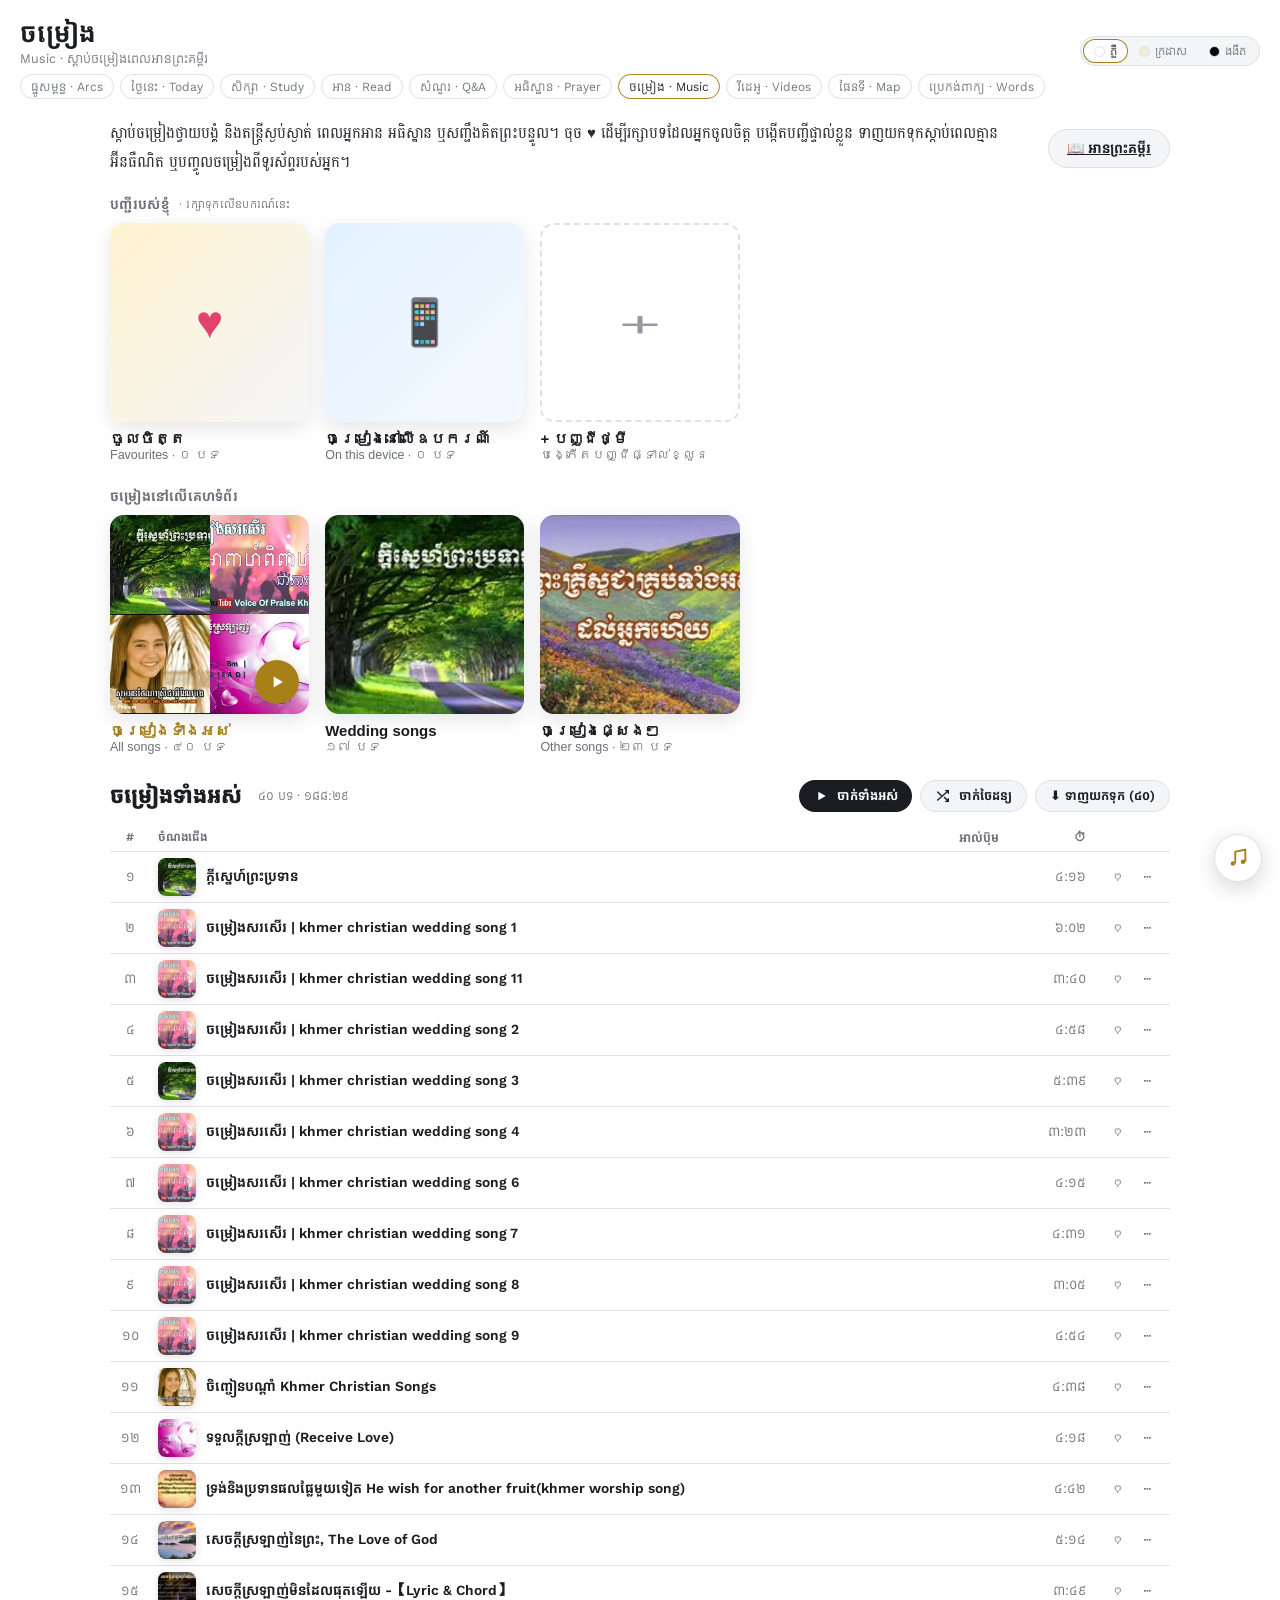
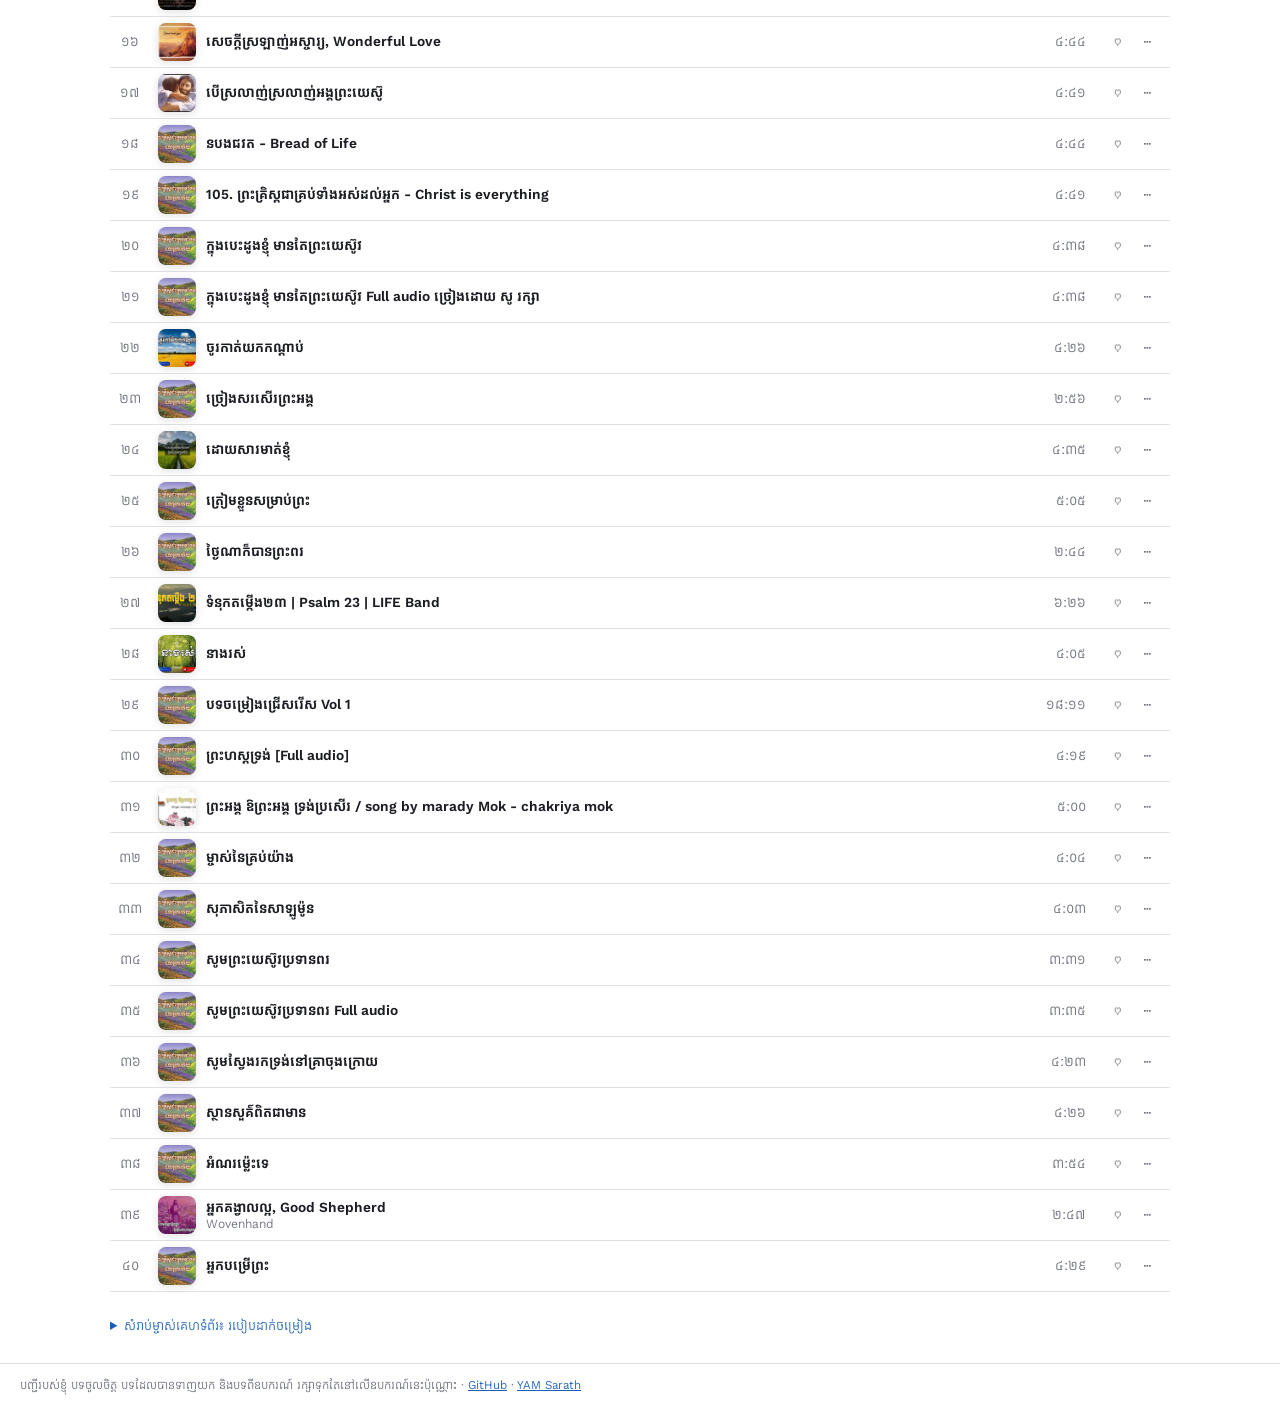
<file: music.html>
<!doctype html>
<html lang="km">
<head>
<meta charset="utf-8">
<meta name="viewport" content="width=device-width, initial-scale=1">
<title>ចម្រៀង — Khmer Bible Music</title>
<meta name="description" content="Worship songs and music to listen to while you read the Khmer Bible (ពគប 1954).">
<script>try{document.documentElement.dataset.theme=localStorage.getItem("kb-theme")||"light"}catch(e){document.documentElement.dataset.theme="light"}</script>
<link rel="icon" href="assets/icon.svg" type="image/svg+xml">
<link rel="manifest" href="manifest.json">
<link rel="apple-touch-icon" href="assets/apple-touch-icon.png">
<meta name="theme-color" content="#ffffff">
<link rel="preconnect" href="https://fonts.googleapis.com">
<link rel="preconnect" href="https://fonts.gstatic.com" crossorigin>
<link href="https://fonts.googleapis.com/css2?family=Kantumruy+Pro:wght@300;400;600&family=Battambang:wght@400;700&display=swap" rel="stylesheet">
<link rel="stylesheet" href="style.css">
<link rel="stylesheet" href="music.css">
<style>
.mmain{max-width:1100px;margin:0 auto;padding:6px 20px 30px;display:block}
.mhero{display:flex;flex-wrap:wrap;align-items:center;gap:12px 20px;margin:6px 0 18px}
.mhero p{flex:1 1 360px;margin:0;font:15px/1.95 var(--verse);color:var(--vtext)}
.mhero .acts{display:flex;gap:8px;flex-wrap:wrap}
.mbtn{display:inline-flex;align-items:center;gap:8px;background:var(--btn);color:var(--btn-text);border:0;border-radius:999px;padding:10px 18px;font:600 14px var(--km);cursor:pointer}
.mbtn.ghost{background:var(--panel);color:var(--text);border:1px solid var(--line)}
.mbtn svg{width:16px;height:16px;fill:currentColor}
.plgrid{display:grid;grid-template-columns:repeat(auto-fill,minmax(170px,1fr));gap:16px;margin-bottom:26px}
.plc{background:none;border:0;padding:0;text-align:left;cursor:pointer;color:var(--text)}
.plc .art{position:relative;aspect-ratio:1;border-radius:14px;overflow:hidden;background:linear-gradient(135deg,var(--vsel),var(--panel));display:grid;place-items:center;box-shadow:0 6px 20px rgba(0,0,0,.1);transition:transform .15s,box-shadow .15s}
.plc .art img{width:100%;height:100%;object-fit:cover}
.plc .art .ph{font-size:46px;color:var(--accent);opacity:.7}
.plc:hover .art{transform:translateY(-3px);box-shadow:0 12px 28px rgba(0,0,0,.16)}
.plc .go{position:absolute;right:10px;bottom:10px;width:44px;height:44px;border-radius:50%;background:var(--accent);color:#fff;display:grid;place-items:center;opacity:0;transform:translateY(6px);transition:.15s;box-shadow:0 6px 16px rgba(0,0,0,.25)}
.plc .go svg{width:20px;height:20px;fill:currentColor}
.plc:hover .go,.plc.on .go{opacity:1;transform:none}
.plc b{display:block;margin-top:8px;font-size:15px;font-weight:600}
.plc small{color:var(--muted);font-size:12.5px}
.plc.on b{color:var(--accent)}
.tracks h2{font-size:20px;margin:0 0 4px}
.tracks .sub{color:var(--muted);font-size:13px;margin-bottom:10px}
.tt{width:100%;border-collapse:collapse;font-size:14px}
.tt th{text-align:left;font-weight:600;font-size:12px;color:var(--muted);border-bottom:1px solid var(--line);padding:6px 8px}
.tt td{padding:6px 8px;border-bottom:1px solid var(--line);vertical-align:middle}
.tt tr{cursor:pointer}
.tt tbody tr:hover{background:var(--hover)}
.tt tr.cur{background:var(--vsel)}
.tt tr.cur .tn b{color:var(--accent)}
.tt .num{width:36px;text-align:center;color:var(--muted);font-variant-numeric:tabular-nums}
.tt .tn{display:flex;align-items:center;gap:10px}
.tt .tn span{display:flex;flex-direction:column}
.tt .tn b{font-weight:600}
.tt .tn small,.tt .al{color:var(--muted);font-size:12.5px}
.tt .d{text-align:right;color:var(--muted);font-variant-numeric:tabular-nums;width:60px}
.tt .ly{font-size:11px;border:1px solid var(--line);border-radius:999px;padding:0 6px;color:var(--muted);margin-left:6px}
.empty{border:2px dashed var(--line);border-radius:16px;padding:24px 22px;font-size:14px;line-height:2}
.empty code{background:var(--panel);padding:1px 6px;border-radius:5px;font-size:12.5px}
.sect{font-size:14px;color:var(--muted);font-weight:600;letter-spacing:.3px;margin:4px 0 10px;display:flex;align-items:center;gap:10px}
.sect small{font-weight:400}
.plc.mine .art{background:linear-gradient(135deg,#fde2ea,#fff3f6)}
:root[data-theme="dark"] .plc.mine .art{background:linear-gradient(135deg,#3a1520,#1a0c10)}
.plc.fav .art .ph{color:#e0245e;opacity:.85}
.plc.local .art{background:linear-gradient(135deg,#e3f1ff,#f4f9ff)}
:root[data-theme="dark"] .plc.local .art{background:linear-gradient(135deg,#0e2236,#0a1520)}
.plc.new .art{background:none;border:2px dashed var(--line);box-shadow:none}
.plc.new .art .ph{font-size:40px;color:var(--muted)}
.plc .mosaic{display:grid;grid-template-columns:1fr 1fr;width:100%;height:100%}
.plc .mosaic img{width:100%;height:100%;object-fit:cover}
.lhead{display:flex;flex-wrap:wrap;align-items:center;gap:10px 16px;margin-bottom:12px}
.lhead h2{margin:0;font-size:22px}
.lhead .sub{margin:0}
.lhead .acts{display:flex;gap:8px;flex-wrap:wrap;margin-left:auto}
.lhead input{background:var(--panel);color:var(--text);border:1px solid var(--accent);border-radius:10px;padding:8px 12px;font:600 18px var(--km)}
.mbtn.sm{padding:7px 14px;font-size:13px}
.mbtn.warn{background:#c62f3c;color:#fff}
.tt td.act{width:76px;text-align:right;white-space:nowrap}
.tt td.act .kbm-b{display:inline-grid}
.tt .bdg{margin-left:6px}
.note2{font-size:13px;color:var(--muted);line-height:1.9;margin:0 0 12px}
details.owner{margin-top:26px;font-size:13px;color:var(--muted)}
details.owner summary{cursor:pointer;color:var(--link)}
details.owner .empty{margin-top:10px}
.offline-tip{display:none;border:1px solid var(--accent);background:var(--vsel);border-radius:12px;padding:10px 14px;font-size:13.5px;margin:0 0 16px}
body.offline .offline-tip{display:block}
@media (max-width:700px){.lhead .acts{margin-left:0}.mmain{padding:4px 12px 24px}.plgrid{grid-template-columns:repeat(2,minmax(0,1fr));gap:12px}.tt .al,.tt th.al{display:none}}
</style>
</head>
<body data-page="music">
<header>
  <div class="title">
    <h1>ចម្រៀង</h1>
    <p>Music · ស្ដាប់ចម្រៀងពេលអានព្រះគម្ពីរ</p>
    <nav><a href="./">ធ្នូសម្ពន្ធ<span class="en"> · Arcs</span></a><a href="today.html">ថ្ងៃនេះ<span class="en"> · Today</span></a><a href="study.html">សិក្សា<span class="en"> · Study</span></a><a href="read.html">អាន<span class="en"> · Read</span></a><a href="qa.html">សំណួរ<span class="en"> · Q&amp;A</span></a><a href="prayer.html">អធិស្ឋាន<span class="en"> · Prayer</span></a><a class="on" href="music.html">ចម្រៀង<span class="en"> · Music</span></a><a href="videos.html">វីដេអូ<span class="en"> · Videos</span></a><a href="maps.html">ផែនទី<span class="en"> · Map</span></a><a href="words.html">ប្រេកង់ពាក្យ<span class="en"> · Words</span></a></nav>
  </div>
  <div class="hdr-right"></div>
</header>

<main class="mmain">
  <p class="offline-tip">📴 គ្មានអ៊ីនធឺណិត — អ្នកអាចស្ដាប់បទដែលបានទាញយក (⬇) និងបទនៅលើឧបករណ៍ (📱) បាន។</p>
  <section class="mhero">
    <p>ស្ដាប់ចម្រៀងថ្វាយបង្គំ និងតន្ត្រីស្ងប់ស្ងាត់ ពេលអ្នកអាន អធិស្ឋាន ឬសញ្ជឹងគិតព្រះបន្ទូល។ ចុច ♥ ដើម្បីរក្សាបទដែលអ្នកចូលចិត្ត បង្កើតបញ្ជីផ្ទាល់ខ្លួន ទាញយកទុកស្ដាប់ពេលគ្មានអ៊ីនធឺណិត ឬបញ្ចូលចម្រៀងពីទូរស័ព្ទរបស់អ្នក។</p>
    <div class="acts"><a class="mbtn ghost" href="read.html">📖 អានព្រះគម្ពីរ</a></div>
  </section>
  <div class="sect">បញ្ជីរបស់ខ្ញុំ <small>· រក្សាទុកលើឧបករណ៍នេះ</small></div>
  <div id="mine" class="plgrid"></div>
  <div class="sect" id="siteSect">ចម្រៀងនៅលើគេហទំព័រ</div>
  <div id="pls" class="plgrid"></div>
  <section id="tracks" class="tracks"></section>
  <details class="owner"><summary>សំរាប់ម្ចាស់គេហទំព័រ៖ របៀបដាក់ចម្រៀង</summary><div class="empty">
    ១. ដាក់ឯកសារ <code>.mp3</code> ក្នុងថត <code>music/</code> (ថតរងនីមួយៗ = បញ្ជីចាក់មួយ ឧ. <code>music/worship/</code>)<br>
    ២. នៅលើ GitHub បញ្ជី <code>music/playlist.json</code> នឹងបង្កើតដោយស្វ័យប្រវត្តិ (ឬដំណើរការ <code>python3 scripts/build_playlist.py</code>)<br>
    មើលការណែនាំពេញលេញក្នុង <code>music/README.md</code>។ សូមដាក់តែចម្រៀងដែលអ្នកមានសិទ្ធិចែកចាយ។</div></details>
</main>

<footer>
  បញ្ជីរបស់ខ្ញុំ បទចូលចិត្ត បទដែលបានទាញយក និងបទពីឧបករណ៍ រក្សាទុកតែនៅលើឧបករណ៍នេះប៉ុណ្ណោះ ·
  <a href="https://github.com/khgeo/Khmer_Bible" target="_blank" rel="noopener">GitHub</a> ·
  <a href="https://github.com/khgeo" target="_blank" rel="noopener">YAM Sarath</a>
</footer>
<script src="common.js"></script>
<script src="music.js"></script>
<script>
(async function () {
  const IC = {
    play: '<svg viewBox="0 0 24 24"><path d="M8 5.5v13l11-6.5z"/></svg>',
    shuf: '<svg viewBox="0 0 24 24"><path d="M16 4h4v4M4 18 20 4M20 16v4h-4M14 14l6 6M4 6l5 5" fill="none" stroke="currentColor" stroke-width="2" stroke-linecap="round"/></svg>',
  };
  const UI = { sel: null, rename: false, confirm: false };
  const sync = () => document.body.classList.toggle('offline', navigator.onLine === false);
  addEventListener('online', sync); addEventListener('offline', sync); sync();
  await Music.ready;
  const L = () => Music.lists();
  if (!UI.sel) { const st = Music.state.pl; UI.sel = L().some(l => l.id === st) ? st : (Music.all.length ? '__all' : '__local'); }
  const art = l => {
    if (l.kind === 'new') return '<span class="ph">＋</span>';
    if (l.kind === 'fav') return '<span class="ph">♥</span>';
    if (l.kind === 'local' && !l.tracks.some(t => t.c)) return '<span class="ph">📱</span>';
    const cs = [...new Set(l.tracks.map(t => t.c || (Music.playlists.find(p => p.tracks.includes(t)) || {}).c).filter(Boolean))];
    if (l.c) return `<img src="${encodeURI(l.c)}" alt="" loading="lazy">`;
    if (cs.length >= 4) return `<span class="mosaic">${cs.slice(0, 4).map(c => `<img src="${c.startsWith('blob:') ? c : encodeURI(c)}" alt="">`).join('')}</span>`;
    if (cs.length) return `<img src="${cs[0].startsWith('blob:') ? cs[0] : encodeURI(cs[0])}" alt="" loading="lazy">`;
    return `<span class="ph">${l.kind === 'mine' ? '♫' : '♫'}</span>`;
  };
  const card = l => `<button class="plc ${l.kind}${l.id === UI.sel ? ' on' : ''}" data-id="${esc(l.id)}" type="button"><span class="art">${art(l)}${l.tracks && l.tracks.length ? `<span class="go" data-play="${esc(l.id)}">${IC.play}</span>` : ''}</span>
    <b>${esc(l.km)}</b><small>${l.kind === 'new' ? 'បង្កើតបញ្ជីផ្ទាល់ខ្លួន' : (l.en && l.en !== l.km ? esc(l.en) + ' · ' : '') + kmNum(l.tracks.length) + ' បទ'}</small></button>`;
  function drawCards() {
    const all = L(), mine = all.filter(l => ['fav', 'mine', 'local', 'off'].includes(l.kind));
    $('#mine').innerHTML = mine.map(card).join('') + card({ id: '__new', kind: 'new', km: '+ បញ្ជីថ្មី', tracks: [] });
    const site = all.filter(l => l.kind === 'all' || l.kind === 'site');
    $('#siteSect').hidden = !Music.site.length; $('#pls').hidden = !Music.site.length;
    $('#pls').innerHTML = Music.site.length ? site.map(card).join('') : '';
  }
  function drawTracks() {
    const l = L().find(x => x.id === UI.sel) || L()[0], st = Music.state;
    if (!l) return;
    const total = l.tracks.reduce((a, t) => a + (t.d || 0), 0), site = l.tracks.filter(t => !t.local), need = site.filter(t => !Music.isOffline(t.id) && Music.progressOf(t.id) == null);
    const mine = l.kind === 'mine' || l.kind === 'fav';
    const title = UI.rename ? `<input id="rn" value="${esc(l.km)}"><button class="mbtn sm" id="rnOk" type="button">រក្សាទុក</button>` : `<h2>${l.kind === 'fav' ? '♥ ' : ''}${esc(l.km)}</h2>`;
    let acts = '';
    if (l.tracks.length) acts += `<button class="mbtn sm" data-act="play" type="button">${IC.play}ចាក់ទាំងអស់</button><button class="mbtn sm ghost" data-act="shuf" type="button">${IC.shuf}ចាក់ចៃដន្យ</button>`;
    if (need.length) acts += `<button class="mbtn sm ghost" data-act="dl" type="button">⬇ ទាញយកទុក (${kmNum(need.length)})</button>`;
    if (l.kind === 'local') acts += `<button class="mbtn sm" data-act="import" type="button">＋ បញ្ចូលពីឧបករណ៍</button>`;
    if (l.kind === 'mine' && !UI.rename) acts += `<button class="mbtn sm ghost" data-act="rename" type="button">✎ ប្ដូរឈ្មោះ</button><button class="mbtn sm ${UI.confirm ? 'warn' : 'ghost'}" data-act="del" type="button">${UI.confirm ? 'ចុចម្ដងទៀតដើម្បីលុប' : '🗑 លុបបញ្ជី'}</button>`;
    const notes = { fav: 'ចុច ♥ លើបទណាមួយ (នៅទីនេះ ឬលើរបារចម្រៀង) ដើម្បីបញ្ចូលក្នុងបញ្ជីនេះ។', mine: 'ចុច ⋯ លើបទណាមួយ → «បញ្ចូលក្នុងបញ្ជី…» ដើម្បីបន្ថែមបទ។ ប្ដូរលំដាប់ដោយ ⋯ → «ផ្លាស់ទីឡើង/ចុះ»។',
      local: 'ចម្រៀងពីទូរស័ព្ទ ឬកុំព្យូទ័ររបស់អ្នក ត្រូវបានរក្សាទុកតែនៅលើឧបករណ៍នេះ — ស្ដាប់បានពេលគ្មានអ៊ីនធឺណិត ហើយមិនត្រូវបានបញ្ជូនទៅណាឡើយ។ <span id="stor"></span>',
      off: 'បទដែលបានទាញយក ស្ដាប់បានទោះគ្មានអ៊ីនធឺណិត។ <span id="stor"></span>' };
    $('#tracks').innerHTML = `<div class="lhead">${title}<div class="sub">${kmNum(l.tracks.length)} បទ${total ? ' · ' + Music.fmt(total) : ''}</div><div class="acts">${acts}</div></div>
      ${notes[l.kind] && (!l.tracks.length || l.kind === 'local' || l.kind === 'off') ? `<p class="note2">${notes[l.kind]}</p>` : ''}
      ${l.tracks.length ? `<table class="tt"><thead><tr><th class="num">#</th><th>ចំណងជើង</th><th class="al">អាល់ប៊ុម</th><th class="d">⏱</th><th></th></tr></thead><tbody>
      ${l.tracks.map((t, i) => { const fav = Music.isFav(t.id); return `<tr class="${t.id === st.id ? 'cur' : ''}" data-tr="${esc(t.id)}"><td class="num">${t.id === st.id && Music.playing ? Music.eq() : kmNum(i + 1)}</td>
        <td><div class="tn">${Music.coverHTML(t, 'sm')}<span><b>${esc(t.t)}${t.lyr ? '<i class="ly">ទំនុក</i>' : ''}</b><small>${Music.badge(t)}${esc(t.a || '')}</small></span></div></td>
        <td class="al">${esc(t.al || '')}</td><td class="d">${t.d ? Music.fmt(t.d) : ''}</td>
        <td class="act"><span><button type="button" class="kbm-b sm kbm-heart${fav ? ' on' : ''}" data-fav="${esc(t.id)}" title="ចូលចិត្ត">${fav ? '♥' : '♡'}</button><button type="button" class="kbm-b sm" data-more="${esc(t.id)}" title="ជម្រើស">⋯</button></span></td></tr>`; }).join('')}</tbody></table>` : ''}`;
    const sEl = $('#stor'); if (sEl) Music.storage().then(s => { sEl.textContent = s.quota ? `ប្រើ ${Music.mb(s.used)} ក្នុងចំណោម ${Music.mb(s.quota)}` : ''; });
    const rn = $('#rn'); if (rn) { rn.focus(); rn.select(); rn.onkeydown = e => { if (e.key === 'Enter') $('#rnOk').click(); }; $('#rnOk').onclick = () => { Music.my.rename(l.id, rn.value); UI.rename = false; draw(); }; }
  }
  function draw() { drawCards(); drawTracks(); }
  draw();
  document.querySelector('main').addEventListener('click', async e => {
    const c = e.target.closest('.plc');
    if (c) {
      if (c.dataset.id === '__new') {
        const kbmName = 'បញ្ជីថ្មី ' + kmNum(Music.my.lists().length);
        UI.sel = Music.my.create(kbmName); UI.rename = true; UI.confirm = false; draw(); return;
      }
      if (e.target.closest('[data-play]')) Music.playList(c.dataset.id, false);
      UI.sel = c.dataset.id; UI.rename = false; UI.confirm = false; draw();
      if (innerWidth < 700) $('#tracks').scrollIntoView({ behavior: 'smooth', block: 'start' });
      return;
    }
    const fav = e.target.closest('[data-fav]'); if (fav) { Music.toggleFav(fav.dataset.fav); return; }
    const more = e.target.closest('[data-more]'); if (more) { const l = L().find(x => x.id === UI.sel); Music.menu(more.dataset.more, more, l && (l.kind === 'mine' || l.kind === 'fav') ? l.id : ''); return; }
    const act = e.target.closest('[data-act]');
    if (act) {
      const a = act.dataset.act, l = L().find(x => x.id === UI.sel);
      if (a === 'play') Music.playList(l.id, false);
      else if (a === 'shuf') Music.playList(l.id, true);
      else if (a === 'dl') Music.downloadMany(l.tracks.filter(t => !t.local).map(t => t.id));
      else if (a === 'import') { const n = await Music.pickFiles(); if (n) { UI.sel = '__local'; draw(); } }
      else if (a === 'rename') { UI.rename = true; drawTracks(); }
      else if (a === 'del') { if (UI.confirm) { Music.my.remove(l.id); UI.sel = '__all'; UI.confirm = false; Music.toast('បានលុបបញ្ជី'); } else UI.confirm = true; draw(); }
      return;
    }
    const r = e.target.closest('tr[data-tr]'); if (r) Music.playTrack(r.dataset.tr, UI.sel);
  });
  let t = 0; Music.on(() => { clearTimeout(t); t = setTimeout(() => { if (!document.activeElement || document.activeElement.id !== 'rn') draw(); }, 60); });
})();
</script>
<script data-goatcounter="https://khgeo.goatcounter.com/count" async src="//gc.zgo.at/count.js"></script>
</body>
</html>
</file>
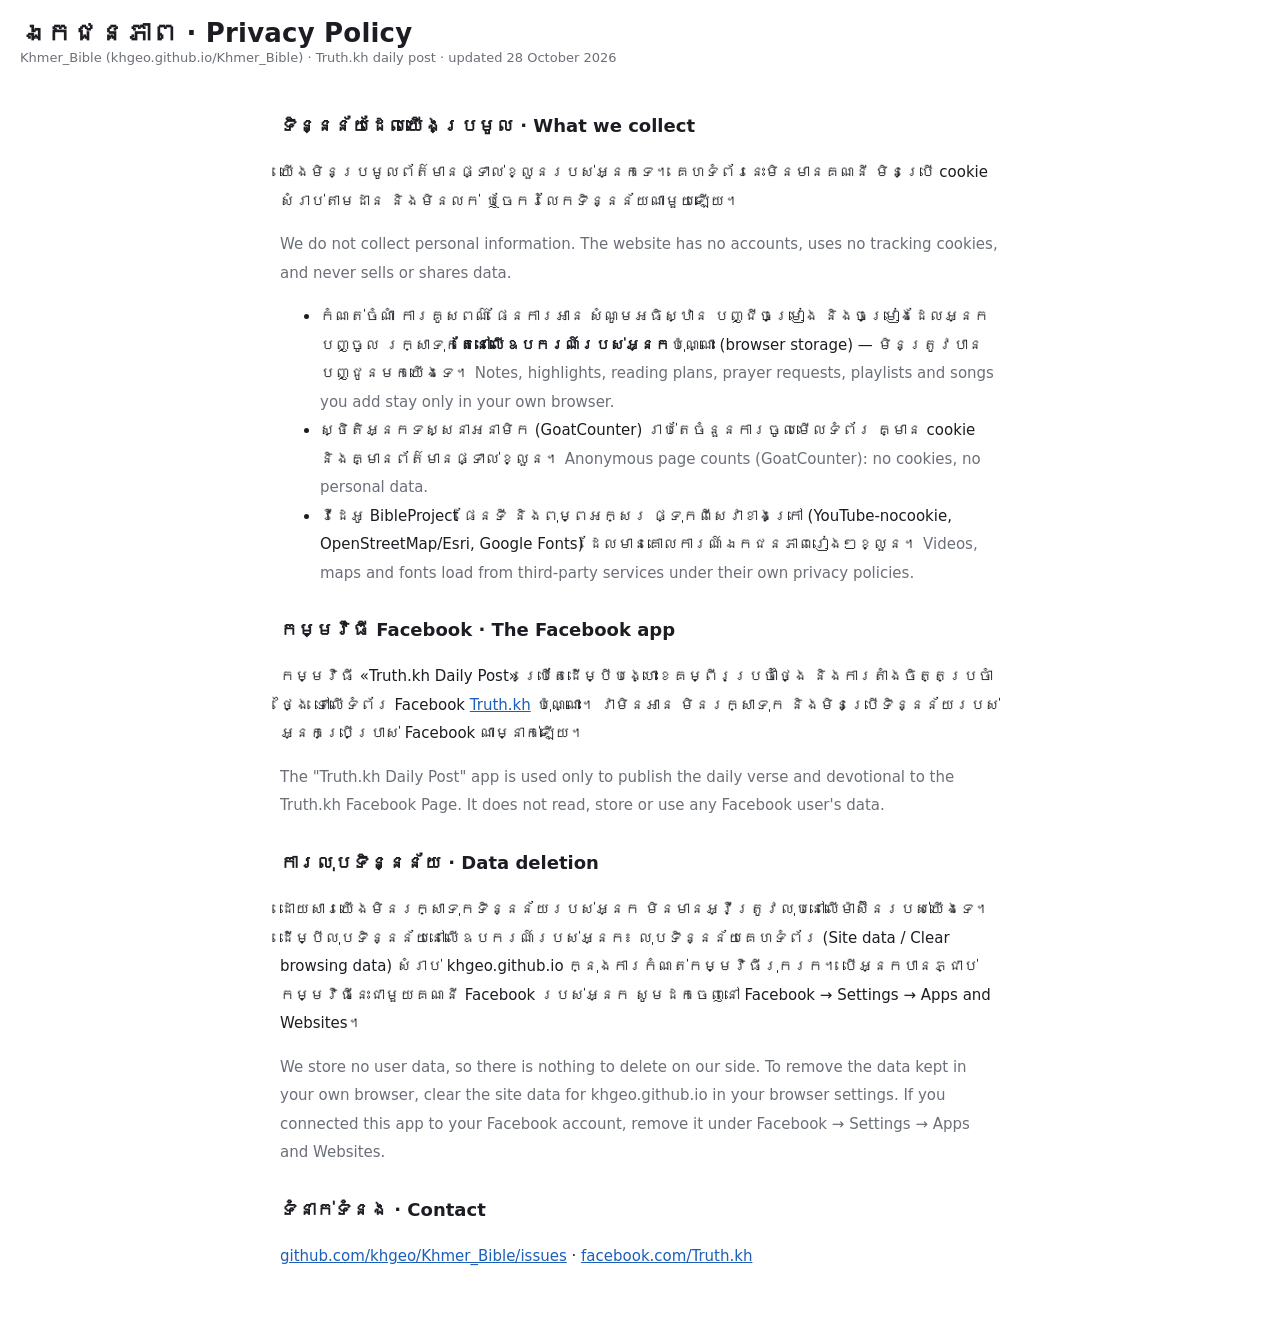
<file: privacy.html>
<!doctype html>
<html lang="km">
<head>
<meta charset="utf-8">
<meta name="viewport" content="width=device-width, initial-scale=1">
<title>ឯកជនភាព — Privacy Policy · Khmer Bible</title>
<meta name="description" content="Privacy policy and data deletion instructions for the Khmer_Bible website and its Truth.kh daily-post app.">
<link rel="icon" href="assets/icon.svg" type="image/svg+xml">
<link rel="stylesheet" href="style.css">
<style>main{max-width:760px;margin:0 auto;padding:10px 20px 40px;display:block;line-height:1.9}h2{font-size:18px;margin:26px 0 6px}p,li{font-size:15px}.en{color:var(--muted)}</style>
</head>
<body>
<header><div class="title"><h1>ឯកជនភាព · Privacy Policy</h1><p>Khmer_Bible (khgeo.github.io/Khmer_Bible) · Truth.kh daily post · updated 28 October 2026</p></div></header>
<main>
<h2>ទិន្នន័យដែលយើងប្រមូល · What we collect</h2>
<p>យើងមិនប្រមូលព័ត៌មានផ្ទាល់ខ្លួនរបស់អ្នកទេ។ គេហទំព័រនេះមិនមានគណនី មិនប្រើ cookie សំរាប់តាមដាន និងមិនលក់ ឬចែករំលែកទិន្នន័យណាមួយឡើយ។</p>
<p class="en">We do not collect personal information. The website has no accounts, uses no tracking cookies, and never sells or shares data.</p>
<ul>
<li>កំណត់ចំណាំ ការគូសពណ៌ ផែនការអាន សំណូមអធិស្ឋាន បញ្ជីចម្រៀង និងចម្រៀងដែលអ្នកបញ្ចូល រក្សាទុក<b>តែនៅលើឧបករណ៍របស់អ្នក</b>ប៉ុណ្ណោះ (browser storage) — មិនត្រូវបានបញ្ជូនមកយើងទេ។ <span class="en">Notes, highlights, reading plans, prayer requests, playlists and songs you add stay only in your own browser.</span></li>
<li>ស្ថិតិអ្នកទស្សនាអនាមិក (GoatCounter) រាប់តែចំនួនការចូលមើលទំព័រ គ្មាន cookie និងគ្មានព័ត៌មានផ្ទាល់ខ្លួន។ <span class="en">Anonymous page counts (GoatCounter): no cookies, no personal data.</span></li>
<li>វីដេអូ BibleProject ផែនទី និងពុម្ពអក្សរ ផ្ទុកពីសេវាខាងក្រៅ (YouTube-nocookie, OpenStreetMap/Esri, Google Fonts) ដែលមានគោលការណ៍ឯកជនភាពរៀងៗខ្លួន។ <span class="en">Videos, maps and fonts load from third-party services under their own privacy policies.</span></li>
</ul>
<h2>កម្មវិធី Facebook · The Facebook app</h2>
<p>កម្មវិធី «Truth.kh Daily Post» ប្រើតែដើម្បីបង្ហោះខគម្ពីរប្រចាំថ្ងៃ និងការតាំងចិត្តប្រចាំថ្ងៃ ទៅលើទំព័រ Facebook <a href="https://www.facebook.com/Truth.kh" target="_blank" rel="noopener">Truth.kh</a> ប៉ុណ្ណោះ។ វាមិនអាន មិនរក្សាទុក និងមិនប្រើទិន្នន័យរបស់អ្នកប្រើប្រាស់ Facebook ណាម្នាក់ឡើយ។</p>
<p class="en">The "Truth.kh Daily Post" app is used only to publish the daily verse and devotional to the Truth.kh Facebook Page. It does not read, store or use any Facebook user's data.</p>
<h2>ការលុបទិន្នន័យ · Data deletion</h2>
<p>ដោយសារយើងមិនរក្សាទុកទិន្នន័យរបស់អ្នក មិនមានអ្វីត្រូវលុបនៅលើម៉ាស៊ីនរបស់យើងទេ។ ដើម្បីលុបទិន្នន័យនៅលើឧបករណ៍របស់អ្នក៖ លុបទិន្នន័យគេហទំព័រ (Site data / Clear browsing data) សំរាប់ khgeo.github.io ក្នុងការកំណត់កម្មវិធីរុករក។ បើអ្នកបានភ្ជាប់កម្មវិធីនេះជាមួយគណនី Facebook របស់អ្នក សូមដកចេញនៅ Facebook → Settings → Apps and Websites។</p>
<p class="en">We store no user data, so there is nothing to delete on our side. To remove the data kept in your own browser, clear the site data for khgeo.github.io in your browser settings. If you connected this app to your Facebook account, remove it under Facebook → Settings → Apps and Websites.</p>
<h2>ទំនាក់ទំនង · Contact</h2>
<p><a href="https://github.com/khgeo/Khmer_Bible/issues" target="_blank" rel="noopener">github.com/khgeo/Khmer_Bible/issues</a> · <a href="https://www.facebook.com/Truth.kh" target="_blank" rel="noopener">facebook.com/Truth.kh</a></p>
</main>
</body>
</html>
</file>
<file: style.css>
:root{
  --km:"Kantumruy Pro","Battambang",system-ui,sans-serif;
  --verse:"Battambang","Kantumruy Pro",serif;
}
/* light is the default theme */
:root[data-theme="dark"]{
  --bg:#050507; --panel:#0e0f14; --line:#22242d; --text:#e8e6df; --muted:#8d8b84;
  --accent:#e7c86a; --link:#9fd3ff;
  --tip:rgba(14,15,20,.96); --hover:#14161d; --vtext:#d8d5cc; --vsel:#1c1a10;
  --input:#fff; --input-text:#111; --btn:#111; --btn-text:#fff; --meter:#222; --zero:#2a2a2a;
  /* canvas colours (read by JS) */
  --cv-blend:lighter; --cv-alpha:1; --cv-dark:1; --cv-axis:#3b6fd6; --cv-bar1:#d8d8d8; --cv-bar2:#8a8a8a;
  --cv-label:#8d8b84; --cv-hover:rgba(255,255,255,.55); --cv-sel:rgba(231,200,106,.55);
  --hit-ot:#ffe28a; --hit-nt:#ffb08f; --ot-bg:#1b170b; --nt-bg:#1d0f0a;
  color-scheme:dark;
}
:root,:root[data-theme="light"]{
  --bg:#ffffff; --panel:#f4f5f7; --line:#dfe1e6; --text:#1b1d22; --muted:#6b6f78;
  --accent:#a8801a; --link:#1b5fb8;
  --tip:rgba(255,255,255,.98); --hover:#f1f3f6; --vtext:#2b2d33; --vsel:#fff3cf;
  --input:#fff; --input-text:#111; --btn:#1b1d22; --btn-text:#fff; --meter:#e4e6ea; --zero:#e3e5e9;
  --cv-blend:source-over; --cv-alpha:2.6; --cv-dark:.78; --cv-axis:#3b6fd6; --cv-bar1:#9aa0aa; --cv-bar2:#c9cdd3;
  --cv-label:#6b6f78; --cv-hover:rgba(20,22,28,.55); --cv-sel:rgba(168,128,26,.7);
  --hit-ot:#8a5d00; --hit-nt:#c2370f; --ot-bg:#fbf5e3; --nt-bg:#fcebe4;
  color-scheme:light;
}
:root[data-theme="paper"]{
  --bg:#f3ecdc; --panel:#ebe2cd; --line:#d6caa9; --text:#2e2617; --muted:#7a6c50;
  --accent:#8f5f12; --link:#7a3a14;
  --tip:rgba(250,245,232,.98); --hover:#e9dfc6; --vtext:#3a301e; --vsel:#f6dd9c;
  --input:#fffaf0; --input-text:#2e2617; --btn:#3a2c16; --btn-text:#f6eedb; --meter:#ddd2b6; --zero:#ddd2b6;
  --cv-blend:multiply; --cv-alpha:2.8; --cv-dark:.82; --cv-axis:#7a3a14; --cv-bar1:#8f7f5e; --cv-bar2:#bfb08c;
  --cv-label:#7a6c50; --cv-hover:rgba(46,38,23,.6); --cv-sel:rgba(143,95,18,.75);
  --hit-ot:#7a4c00; --hit-nt:#a8300c; --ot-bg:#efe4c4; --nt-bg:#f1dccd;
  color-scheme:light;
}
*{box-sizing:border-box}
html,body{margin:0;transition:background .25s,color .25s;background:var(--bg);color:var(--text);font-family:var(--km);font-size:15px}
a{color:var(--link)}
.muted{color:var(--muted)}
header{display:flex;flex-wrap:wrap;gap:12px 24px;align-items:flex-end;justify-content:space-between;padding:18px 20px 8px;position:sticky;top:0;z-index:1100;background:var(--bg);transition:background .25s,box-shadow .2s}
h1{margin:0;font-weight:600;font-size:26px;letter-spacing:.2px}
.title p{margin:2px 0 0;color:var(--muted);font-size:13px}
#search{display:flex;gap:6px}
#search input{width:min(320px,62vw);background:var(--panel);border:1px solid var(--line);color:var(--text);padding:8px 10px;border-radius:8px;font:inherit}
#search button,select{background:var(--panel);border:1px solid var(--line);color:var(--text);padding:8px 12px;border-radius:8px;font:inherit;cursor:pointer}
#search button:hover{border-color:var(--accent)}
.controls{display:flex;flex-wrap:wrap;gap:10px 22px;align-items:center;padding:4px 20px 10px;font-size:13px;color:var(--muted)}
.controls label{display:flex;gap:8px;align-items:center}
.controls b{color:var(--accent);min-width:2ch}
.range input{width:140px;accent-color:var(--accent)}
.chk input{accent-color:var(--accent)}
main{display:grid;grid-template-columns:minmax(0,1fr) 380px;gap:0;min-height:60vh}
#stage{position:relative;padding:0 10px 0 20px;min-width:0;overflow:hidden}
#stage canvas{display:block;width:100%}
#overlay{position:absolute;left:20px;top:0;cursor:crosshair}
#tip{position:absolute;pointer-events:none;background:var(--tip);box-shadow:0 4px 16px rgba(0,0,0,.18);border:1px solid var(--line);border-radius:8px;padding:6px 10px;font-size:13px;white-space:nowrap;z-index:2}
#tip small{color:var(--muted)}
#panel{border-left:1px solid var(--line);padding:12px 16px 24px;max-height:calc(100vh - 140px);overflow:auto;position:sticky;top:var(--hdr,0px)}
#status{display:flex;gap:8px;align-items:center;font-size:12px;color:var(--muted);margin-bottom:10px}
#status .dot{width:8px;height:8px;border-radius:50%;background:#c9a23a;animation:pulse 1.2s infinite}
#status.ok .dot{background:#5fd38a;animation:none}
#status.err .dot{background:#e5646a;animation:none}
@keyframes pulse{50%{opacity:.3}}
#detail h2{font-size:20px;margin:4px 0 6px;font-weight:600}
#detail h3{font-size:14px;margin:18px 0 6px;color:var(--accent);font-weight:600}
.src{font-family:var(--verse);line-height:1.9;margin:0 0 6px}
.ref{border-left:2px solid var(--line);padding:4px 0 4px 10px;margin:6px 0;cursor:pointer;border-radius:0 6px 6px 0}
.ref:hover{border-left-color:var(--accent);background:var(--hover)}
.ref .lbl{font-size:12.5px;color:var(--link);display:flex;justify-content:space-between;gap:8px}
.ref .lbl i{color:var(--muted);font-style:normal}
.ref .txt{font-family:var(--verse);font-size:14px;line-height:1.85;color:var(--vtext)}
.vnum{color:var(--accent);font-size:.8em;vertical-align:super;margin-right:2px}
.more{margin:10px 0;background:none;border:1px dashed var(--line);color:var(--muted);padding:6px 10px;border-radius:6px;cursor:pointer;font:inherit}
.verse-sel{background:var(--vsel);border-radius:4px}
.chapter-text{font-family:var(--verse);line-height:2;font-size:15px}
.chapter-text span{cursor:pointer}
.chapter-text span:hover{background:var(--hover)}
.tabs{display:flex;gap:6px;margin:10px 0}
.tabs button{background:var(--panel);border:1px solid var(--line);color:var(--muted);padding:5px 10px;border-radius:999px;font:inherit;font-size:12.5px;cursor:pointer}
.tabs button.on{color:var(--text);border-color:var(--accent)}
.nav{display:flex;gap:6px}
.nav button{background:none;border:1px solid var(--line);color:var(--muted);border-radius:6px;padding:2px 8px;cursor:pointer;font:inherit}
footer{padding:14px 20px 22px;font-size:12px;color:var(--muted);border-top:1px solid var(--line)}
@media (max-width:900px){
  main{grid-template-columns:minmax(0,1fr)}
  #panel{border-left:0;border-top:1px solid var(--line);max-height:none;position:static}
  #stage{padding:0 8px}
  #overlay{left:8px}
}

/* ---- nav (shared) ---- */
nav{display:flex;flex-wrap:wrap;gap:6px;margin-top:8px}
nav a{font-size:12.5px;color:var(--muted);text-decoration:none;border:1px solid var(--line);padding:4px 10px;border-radius:999px}
nav a.on{color:var(--text);border-color:var(--accent)}
nav a:hover{color:var(--text)}

/* ---- theme switcher ---- */
.theme{display:inline-flex;gap:2px;padding:3px;border:1px solid var(--line);border-radius:999px;background:var(--panel)}
.theme button{border:0;background:none;color:var(--muted);font:12px var(--km);padding:4px 10px;border-radius:999px;cursor:pointer;display:flex;gap:5px;align-items:center}
.theme button i{width:11px;height:11px;border-radius:50%;border:1px solid var(--line);display:inline-block}
.theme button.on{background:var(--bg);color:var(--text);box-shadow:0 0 0 1px var(--accent)}
.hdr-right{display:flex;flex-direction:column;gap:8px;align-items:flex-end}
@media (max-width:900px){.hdr-right{align-items:flex-start}}

/* ---- continue reading + verse of the day (shared) ---- */
.continue{display:inline-flex;gap:6px;align-items:center;font-size:12.5px;color:var(--text);text-decoration:none;border:1px solid var(--accent);background:var(--vsel);padding:5px 12px;border-radius:999px}
.continue b{font-weight:600;color:var(--accent)}
.continue:hover{filter:brightness(.97)}
.votd{border:1px solid var(--line);border-radius:12px;padding:14px 16px;background:linear-gradient(135deg,var(--vsel),transparent 70%);margin:4px 0 14px}
.votd .k{font-size:11.5px;letter-spacing:.4px;color:var(--accent);font-weight:600}
.votd p{font-family:var(--verse);font-size:16px;line-height:1.9;margin:6px 0}
.votd a{font-size:12.5px;text-decoration:none}
.votd .acts{display:flex;gap:12px;flex-wrap:wrap}
.tabs .sm{font-size:12.5px;text-decoration:none;align-self:center;margin-right:4px}
@media (max-width:600px){nav .en{display:none} nav a{padding:4px 12px}}
.continue .streak{margin-left:4px;padding-left:8px;border-left:1px solid var(--line);font-weight:600}

/* ---- BibleProject video cards + player (shared) ---- */
.vcard{display:flex;flex-direction:column;gap:4px;text-align:left;background:none;border:0;padding:0;cursor:pointer;color:var(--text);font:inherit}
.vth{position:relative;display:block;aspect-ratio:16/9;border-radius:10px;overflow:hidden;background:var(--panel);border:1px solid var(--line)}
.vth img{width:100%;height:100%;object-fit:cover;display:block}
.vth b{position:absolute;inset:auto auto 8px 8px;width:34px;height:34px;border-radius:50%;display:grid;place-items:center;background:rgba(0,0,0,.65);color:#fff;font-size:13px}
.vcard:hover .vth{border-color:var(--accent)} .vcard:hover .vth b{background:#c2370f}
.vcard .vt{font-size:13px;font-weight:600;line-height:1.6}
.vcard small{font-size:11px;color:var(--muted)}
#vmodal{position:fixed;inset:0;z-index:3000;background:rgba(0,0,0,.72);display:none;align-items:center;justify-content:center;padding:16px}
#vmodal.on{display:flex}
.vbox{width:min(960px,100%);background:var(--bg);border-radius:14px;overflow:hidden;box-shadow:0 20px 60px rgba(0,0,0,.4)}
.vhead{display:flex;justify-content:space-between;align-items:center;gap:10px;padding:10px 14px}
.vhead b{font-size:15px}
.vx{background:none;border:0;font-size:18px;color:var(--muted);cursor:pointer}
.vframe{aspect-ratio:16/9;background:#000}
.vframe iframe,.vframe video{width:100%;height:100%;border:0;display:block;background:#000}
.vcredit{font-size:12px;color:var(--muted);padding:8px 14px}
.vcredit a{text-decoration:none}
.vfail{height:100%;display:flex;flex-direction:column;align-items:center;justify-content:center;gap:8px;color:#fff;background:#000;font-size:14px;text-align:center;padding:20px}.vfail a{color:#9fd3ff}

/* sticky header: stays on screen; shrinks to title + menu once you scroll down */
html{scroll-padding-top:calc(var(--hdr,0px) + 8px)}
body.compact header{padding-top:6px;padding-bottom:6px;align-items:center;box-shadow:0 1px 0 var(--line),0 6px 16px rgba(0,0,0,.06)}
body.compact header h1{font-size:17px}
body.compact header .title p,body.compact header .theme,body.compact header #status{display:none}
body.compact header nav{margin-top:4px}
body.compact .hdr-right{gap:0}
/* wide screens: the menu gets a full row of its own, so a longer menu never pushes the right-hand block
   (continue reading · page colour · status) onto a line by itself; that block sits beside the title */
@media (min-width:901px){
  header{display:grid;grid-template-columns:minmax(0,1fr) auto;gap:0 24px;align-items:end}
  header .title{display:contents}
  header .title h1{grid-column:1;grid-row:1}
  header .title p{grid-column:1;grid-row:2}
  header .title nav{grid-column:1/-1;grid-row:3}
  header .hdr-right{grid-column:2;grid-row:1/3;flex-direction:row;flex-wrap:wrap;justify-content:flex-end;align-items:center;gap:8px 12px;max-width:min(60vw,780px)}
  header #status{margin-bottom:0}
  body.compact header{align-items:center}
  body.compact .hdr-right{gap:8px 12px}
}
@media (max-width:700px){
  body.compact header{gap:4px 12px;padding-left:12px;padding-right:12px}
  body.compact header .title{min-width:0;width:100%}
  body.compact header h1{font-size:15px}
  body.compact header nav{flex-wrap:nowrap;overflow-x:auto;scrollbar-width:none;-webkit-overflow-scrolling:touch}
  body.compact header nav::-webkit-scrollbar{display:none}
  body.compact header nav a{flex:none}
  body.compact .hdr-right{display:none}
}
</file>
<file: music.css>
/* Music player (music.js) */
#kbm{--kbm-h:72px;font-family:var(--km);color:var(--text)}
:where(.kbi){width:20px;height:20px;fill:currentColor;display:block}
:where(#kbm) button{font:inherit;color:inherit}
body.kbm-on{padding-bottom:calc(var(--kbm-h,72px) + 8px)}
body.kbm-on footer{margin-bottom:0}

/* launcher, pill, bar visibility */
#kbm .kbm-fab,#kbm .kbm-pill,#kbm .kbm-bar{display:none}
#kbm[data-mode="fab"] .kbm-fab{display:grid}
#kbm[data-mode="pill"] .kbm-pill{display:flex}
#kbm[data-mode="bar"] .kbm-bar{display:grid}

.kbm-fab{position:fixed;right:18px;bottom:18px;z-index:1200;width:48px;height:48px;border-radius:50%;border:1px solid var(--line);background:var(--bg);color:var(--accent);place-items:center;cursor:pointer;box-shadow:0 6px 22px rgba(0,0,0,.16);transition:transform .15s,box-shadow .15s}
.kbm-fab:hover{transform:translateY(-2px);box-shadow:0 10px 28px rgba(0,0,0,.22)}
.kbm-fab .kbi{width:22px!important;height:22px!important}

.kbm-pill{position:fixed;right:18px;bottom:18px;z-index:1200;align-items:center;gap:4px;padding:4px 6px 4px 4px;border-radius:999px;background:color-mix(in srgb,var(--bg) 88%,transparent);backdrop-filter:blur(14px);-webkit-backdrop-filter:blur(14px);border:1px solid var(--line);box-shadow:0 8px 26px rgba(0,0,0,.18)}
.kbm-pillopen{display:flex;align-items:center;gap:6px;background:none;border:0;padding:0;cursor:pointer}
.kbm-pill .kbm-cov{width:38px;height:38px;border-radius:50%}
#kbm.playing .kbm-pill .kbm-cov img{animation:kbm-spin 12s linear infinite}
@keyframes kbm-spin{to{transform:rotate(360deg)}}

/* the bar */
.kbm-bar{position:fixed;left:0;right:0;bottom:0;z-index:1200;height:var(--kbm-h);grid-template-columns:minmax(200px,1fr) minmax(320px,560px) minmax(200px,1fr);align-items:center;gap:16px;padding:0 16px;background:color-mix(in srgb,var(--bg) 86%,transparent);backdrop-filter:saturate(1.4) blur(18px);-webkit-backdrop-filter:saturate(1.4) blur(18px);border-top:1px solid var(--line);box-shadow:0 -8px 30px rgba(0,0,0,.08)}
.kbm-line{display:none}
.kbm-now{display:flex;align-items:center;gap:12px;min-width:0;background:none;border:0;padding:0;text-align:left;cursor:pointer}
.kbm-cov{flex:none;width:48px;height:48px;border-radius:10px;overflow:hidden;background:linear-gradient(135deg,var(--vsel),var(--panel));display:grid;place-items:center;color:var(--accent);box-shadow:0 2px 8px rgba(0,0,0,.12)}
.kbm-cov img{width:100%;height:100%;object-fit:cover;display:block}
.kbm-cov.sm{width:38px;height:38px;border-radius:8px}
.kbm-cov.xl{width:min(300px,62vw);height:min(300px,62vw);border-radius:18px;box-shadow:0 18px 50px rgba(0,0,0,.28)}
.kbm-cov.xl .kbi{width:72px!important;height:72px!important;opacity:.6}
.kbm-meta{display:flex;flex-direction:column;min-width:0;line-height:1.45}
.kbm-meta b{font-weight:600;font-size:14px;white-space:nowrap;overflow:hidden;text-overflow:ellipsis}
.kbm-meta small{font-size:12px;color:var(--muted);white-space:nowrap;overflow:hidden;text-overflow:ellipsis}
#kbm.resume .kbm-meta small{color:var(--accent);font-weight:600}

.kbm-mid{display:flex;flex-direction:column;align-items:center;gap:2px;min-width:0}
.kbm-ctl{display:flex;align-items:center;justify-content:center;gap:6px}
.kbm-b{display:grid;place-items:center;width:34px;height:34px;border-radius:50%;border:0;background:none;cursor:pointer;color:var(--muted);transition:background .15s,color .15s,transform .1s;position:relative}
.kbm-b:hover{color:var(--text);background:var(--hover)}
.kbm-b:active{transform:scale(.92)}
.kbm-b.on{color:var(--accent)}
.kbm-b.on::after{content:'';position:absolute;bottom:2px;left:50%;width:4px;height:4px;margin-left:-2px;border-radius:50%;background:var(--accent)}
.kbm-b.dis{opacity:.35}
.kbm-rp.one::before{content:'១';position:absolute;top:5px;right:4px;font:700 9px var(--km);color:var(--accent)}
.kbm-pp{color:var(--btn-text)!important;background:var(--btn)!important}
.kbm-pp:hover{transform:scale(1.06)}
.kbm-pp.big{width:40px;height:40px}
.kbm-pp.huge{width:64px;height:64px}
.kbm-pp.huge .kbi{width:28px;height:28px}
.kbm-pp.pulse{animation:kbm-pulse 1.4s ease-in-out infinite;background:var(--accent)!important}
@keyframes kbm-pulse{50%{box-shadow:0 0 0 8px color-mix(in srgb,var(--accent) 25%,transparent)}}

.kbm-seekrow{display:flex;align-items:center;gap:10px;width:100%;font-size:11.5px;color:var(--muted);font-variant-numeric:tabular-nums}
.kbm-seekrow span{min-width:34px;text-align:center}
.kbm-seekrow.lg{font-size:12.5px;margin-top:6px}
#kbm input[type=range]{-webkit-appearance:none;appearance:none;flex:1;height:4px;border-radius:2px;background:linear-gradient(to right,var(--accent) 0,var(--accent) var(--p,0%),var(--meter) var(--p,0%));outline:none;cursor:pointer;margin:0}
#kbm input[type=range]::-webkit-slider-thumb{-webkit-appearance:none;width:12px;height:12px;border-radius:50%;background:var(--text);border:0;opacity:0;transition:opacity .15s}
#kbm input[type=range]::-moz-range-thumb{width:12px;height:12px;border-radius:50%;background:var(--text);border:0}
#kbm input[type=range]:hover::-webkit-slider-thumb,#kbm input[type=range]:focus::-webkit-slider-thumb{opacity:1}
#kbm .lg input[type=range]{height:5px}
#kbm .lg input[type=range]::-webkit-slider-thumb{opacity:1;width:14px;height:14px}

.kbm-right{display:flex;align-items:center;justify-content:flex-end;gap:2px;min-width:0}
.kbm-volw{display:flex;align-items:center;gap:4px}
.kbm-volw .kbm-vol{width:90px;flex:none!important}
.kbm-volw.lg .kbm-vol{width:auto;flex:1!important}
.kbm-sleepw{display:flex;align-items:center}
.kbm-sleepw small{font-size:11px;color:var(--accent);font-variant-numeric:tabular-nums}
.kbm-mob{display:none}

/* equaliser animation while playing */
.kbm-eq{display:inline-flex;align-items:flex-end;gap:2px;height:14px;flex:none}
.kbm-eq i{width:3px;background:var(--accent);border-radius:1px;animation:kbm-eq 1s ease-in-out infinite}
.kbm-eq i:nth-child(2){animation-delay:-.4s}.kbm-eq i:nth-child(3){animation-delay:-.7s}.kbm-eq i:nth-child(4){animation-delay:-.2s}
@keyframes kbm-eq{0%,100%{height:3px}50%{height:14px}}

/* now-playing panel */
.kbm-sheet{position:fixed;right:16px;bottom:calc(var(--kbm-h) + 12px);z-index:1250;width:400px;max-width:calc(100vw - 32px);height:min(660px,calc(100vh - var(--kbm-h) - 40px));display:flex;flex-direction:column;background:var(--bg);border:1px solid var(--line);border-radius:18px;box-shadow:0 24px 70px rgba(0,0,0,.28);overflow:hidden;animation:kbm-up .22s ease}
.kbm-sheet[hidden]{display:none}
@keyframes kbm-up{from{transform:translateY(16px);opacity:0}}
.kbm-shead{display:flex;align-items:center;gap:8px;padding:10px 10px 8px 14px;border-bottom:1px solid var(--line)}
.kbm-tabs{display:flex;gap:4px;flex:1;overflow-x:auto}
.kbm-tabs button{background:none;border:0;padding:6px 12px;border-radius:999px;cursor:pointer;font-size:13px;color:var(--muted);white-space:nowrap}
.kbm-tabs button.on{background:var(--btn);color:var(--btn-text)}
.kbm-sbody{flex:1;overflow-y:auto;padding:16px 18px 20px;overscroll-behavior:contain}
.kbm-big{display:grid;place-items:center;padding:8px 0 16px}
.kbm-bigmeta{text-align:center;display:flex;flex-direction:column;gap:2px}
.kbm-bigmeta b{font-size:19px;font-weight:600;line-height:1.6}
.kbm-bigmeta small{color:var(--muted);font-size:13px}
.kbm-bigmeta .kbm-from{font-size:11.5px}
.kbm-ctl.lg{gap:14px;margin:8px 0 6px}
.kbm-ctl.lg .kbm-b:not(.huge){width:42px;height:42px}
.kbm-ctl.lg .kbm-b:not(.huge) .kbi{width:22px;height:22px}
.kbm-opts{display:flex;align-items:center;gap:10px;margin:6px 0}
.kbm-opts .kbm-volw{flex:1}
.kbm-sleep{display:flex;flex-wrap:wrap;align-items:center;gap:6px;margin-top:12px;padding-top:12px;border-top:1px solid var(--line);font-size:12.5px;color:var(--muted)}
.kbm-sleep>span{display:flex;align-items:center;gap:6px;width:100%}
.kbm-sleep>span .kbi{width:16px;height:16px}
.kbm-sleep button{background:var(--panel);border:1px solid var(--line);border-radius:999px;padding:3px 11px;font-size:12.5px;cursor:pointer}
.kbm-sleep button.on{background:var(--btn);color:var(--btn-text);border-color:var(--btn)}
.kbm-hint{font-size:12px;color:var(--muted);line-height:1.8;margin:14px 0 0}
.kbm-hint .kbi{display:inline-block;width:14px;height:14px;vertical-align:-2px}

.kbm-chips{display:flex;gap:6px;overflow-x:auto;padding-bottom:6px;scrollbar-width:thin}
.kbm-chips button{flex:none;background:var(--panel);border:1px solid var(--line);border-radius:999px;padding:4px 12px;font-size:12.5px;cursor:pointer}
.kbm-chips button.on{background:var(--btn);color:var(--btn-text);border-color:var(--btn)}
.kbm-search{width:100%;margin:8px 0 6px;background:var(--panel);color:var(--text);border:1px solid var(--line);border-radius:10px;padding:8px 12px;font:14px var(--km)}
.kbm-search:focus{outline:2px solid var(--accent);outline-offset:-1px}
.kbm-plhead{display:flex;align-items:center;gap:6px;margin:6px 0;font-size:12.5px;color:var(--muted)}
.kbm-plhead span{margin-right:10px}
.kbm-chipbtn{width:30px!important;height:30px!important;background:var(--panel)!important;color:var(--text)!important}
.kbm-list{list-style:none;margin:4px 0 0;padding:0}
.kbm-tr{display:flex;align-items:center;gap:10px;width:100%;background:none;border:0;padding:6px 8px;border-radius:10px;text-align:left;cursor:pointer}
.kbm-tr:hover{background:var(--hover)}
.kbm-tr.cur{background:var(--vsel)}
.kbm-tr.cur .kbm-meta b{color:var(--accent)}
.kbm-n{width:22px;text-align:center;font-size:12px;color:var(--muted);flex:none;display:flex;justify-content:center}
.kbm-tr .kbm-meta{flex:1}
.kbm-dur{font-size:12px;color:var(--muted);font-variant-numeric:tabular-nums}
.kbm-empty{color:var(--muted);text-align:center;padding:24px 8px;font-size:13.5px;line-height:1.9}
.kbm-lyrics{font:17px/2.1 var(--verse);text-align:center;padding:8px 0 40vh}
.kbm-lyrics p{margin:0 0 6px;color:var(--muted);transition:color .25s,transform .25s}
.kbm-lyrics p[data-s]{cursor:pointer}
.kbm-lyrics p.on{color:var(--text);font-weight:700;transform:scale(1.04)}
.kbm-lyrics:not(:has(p[data-s])) p{color:var(--text)}

.kbm-toast{position:fixed;left:50%;bottom:calc(var(--kbm-h) + 20px);transform:translateX(-50%);z-index:1300;background:var(--text);color:var(--bg);padding:8px 16px;border-radius:999px;font-size:13px;box-shadow:0 6px 20px rgba(0,0,0,.2)}
.kbm-toast[hidden]{display:none}

/* pop-out window: the panel is the whole page */
#kbm.pop .kbm-sheet{inset:0;width:auto;max-width:none;height:auto;border:0;border-radius:0;box-shadow:none;animation:none}
body:has(#kbm.pop) > *:not(#kbm):not(script){display:none!important}

/* phones */
@media (max-width:760px){
  #kbm{--kbm-h:64px}
  .kbm-bar{grid-template-columns:1fr auto;gap:8px;padding:0 8px 0 10px}
  .kbm-mid,.kbm-right{display:none}
  .kbm-mob{display:flex;align-items:center;gap:2px}
  .kbm-line{display:block;position:absolute;left:0;right:0;top:-1px;height:2px;background:var(--meter)}
  .kbm-line i{display:block;height:100%;background:var(--accent);width:0}
  .kbm-cov{width:44px;height:44px}
  .kbm-sheet{inset:0;width:auto;max-width:none;height:auto;border:0;border-radius:0;z-index:2600}
  .kbm-fab,.kbm-pill{right:14px;bottom:14px}
  .kbm-sbody{padding:14px 16px 28px}
}
@media (max-width:1000px) and (min-width:761px){.kbm-volw .kbm-vol{width:60px}.kbm-popb{display:none!important}}

/* ---------- favourites, my playlists, offline & on-device songs ---------- */
.kbm-nowwrap{display:flex;align-items:center;gap:6px;min-width:0}
.kbm-nowwrap .kbm-now{flex:1}
.kbm-heart.on{color:#e0245e!important}
.kbm-heart.on::after{display:none}
.kbm-b.sm{width:30px;height:30px}
.kbm-b.sm .kbi{width:17px;height:17px}
.kbm-nowacts{display:flex;justify-content:center;gap:10px;margin:4px 0 0}
.kbm-row{display:flex;align-items:center;gap:2px;border-radius:10px}
.kbm-row .kbm-tr{flex:1;min-width:0}
.kbm-row.cur{background:var(--vsel)}
.kbm-row.cur .kbm-tr{background:none}
.kbm-row.cur .kbm-meta b{color:var(--accent)}
.kbm-row:not(:hover):not(.cur) .kbm-heart:not(.on){opacity:.35}
.kbm-badge{display:inline-flex;align-items:center;gap:2px;font-style:normal;margin-right:4px;vertical-align:-2px;color:#2f9e5b}
.kbm-badge .kbi{width:13px!important;height:13px!important}
.kbm-badge.dl{color:var(--accent);font-size:11px;font-weight:600}
.kbm-chips button.mine{border-style:dashed}
.kbm-chips button.mine.on{border-style:solid}
.kbm-newchip{flex:none;display:inline-flex;align-items:center;gap:4px;background:none;border:1px dashed var(--accent);color:var(--accent);border-radius:999px;padding:4px 12px;font-size:12.5px;cursor:pointer}
.kbm-newchip .kbi{width:14px;height:14px}
.kbm-newform{display:flex;gap:6px;align-items:center;margin:8px 0 2px}
.kbm-newform.in{padding:6px 10px 2px;margin:0}
.kbm-name,.kbm-mname{flex:1;min-width:0;background:var(--panel);color:var(--text);border:1px solid var(--accent);border-radius:8px;padding:6px 10px;font:14px var(--km)}
.kbm-lhead{display:flex;align-items:center;justify-content:space-between;gap:8px;margin:10px 0 4px;flex-wrap:wrap}
.kbm-ltitle{display:flex;align-items:baseline;gap:8px;min-width:0;flex:1}
.kbm-ltitle b{font-size:16px;font-weight:600;white-space:nowrap;overflow:hidden;text-overflow:ellipsis}
.kbm-ltitle small{color:var(--muted);font-size:12px;white-space:nowrap}
.kbm-lacts{display:flex;align-items:center;gap:4px;flex-wrap:wrap}
.kbm-addbtn{display:inline-flex;align-items:center;gap:4px;background:var(--btn);color:var(--btn-text);border:0;border-radius:999px;padding:5px 12px;font-size:12.5px;cursor:pointer}
.kbm-addbtn .kbi{width:14px;height:14px}
.kbm-addbtn.warn{background:#c62f3c}
.kbm-note{font-size:12.5px;color:var(--muted);line-height:1.8;margin:2px 0 6px}
.kbm-note .kbi{display:inline-block!important;width:14px;height:14px;vertical-align:-2px}
.kbm-storage{white-space:nowrap}

.kbm-menu{position:fixed;z-index:3100;background:var(--bg);border:1px solid var(--line);border-radius:14px;box-shadow:0 18px 50px rgba(0,0,0,.25);padding:6px;max-height:70vh;overflow-y:auto;animation:kbm-up .15s ease}
.kbm-menu[hidden]{display:none}
.kbm-mhead{display:flex;align-items:center;gap:10px;padding:6px 8px 10px;border-bottom:1px solid var(--line);margin-bottom:4px}
.kbm-menu [data-m]{display:flex;align-items:center;gap:12px;width:100%;background:none;border:0;padding:9px 10px;border-radius:9px;text-align:left;cursor:pointer;font-size:14px}
.kbm-menu [data-m]:hover{background:var(--hover)}
.kbm-menu [data-m] .kbi{width:18px;height:18px;color:var(--muted);flex:none}
.kbm-menu [data-m].on .kbi{color:#e0245e}
.kbm-menu [data-m].warn,.kbm-menu [data-m].warn .kbi{color:#c62f3c}
.kbm-menu [data-m].muted{color:var(--muted)}
.kbm-menu .kbm-chipbtn{flex:none}
.kbm-msub{font-size:12px;color:var(--muted);padding:4px 10px}
@media (max-width:760px){.kbm-menu{left:8px!important;right:8px;top:auto!important;bottom:8px;width:auto!important;max-height:75vh;border-radius:18px;padding:8px}.kbm-menu [data-m]{padding:12px 12px;font-size:15px}}
</file>
